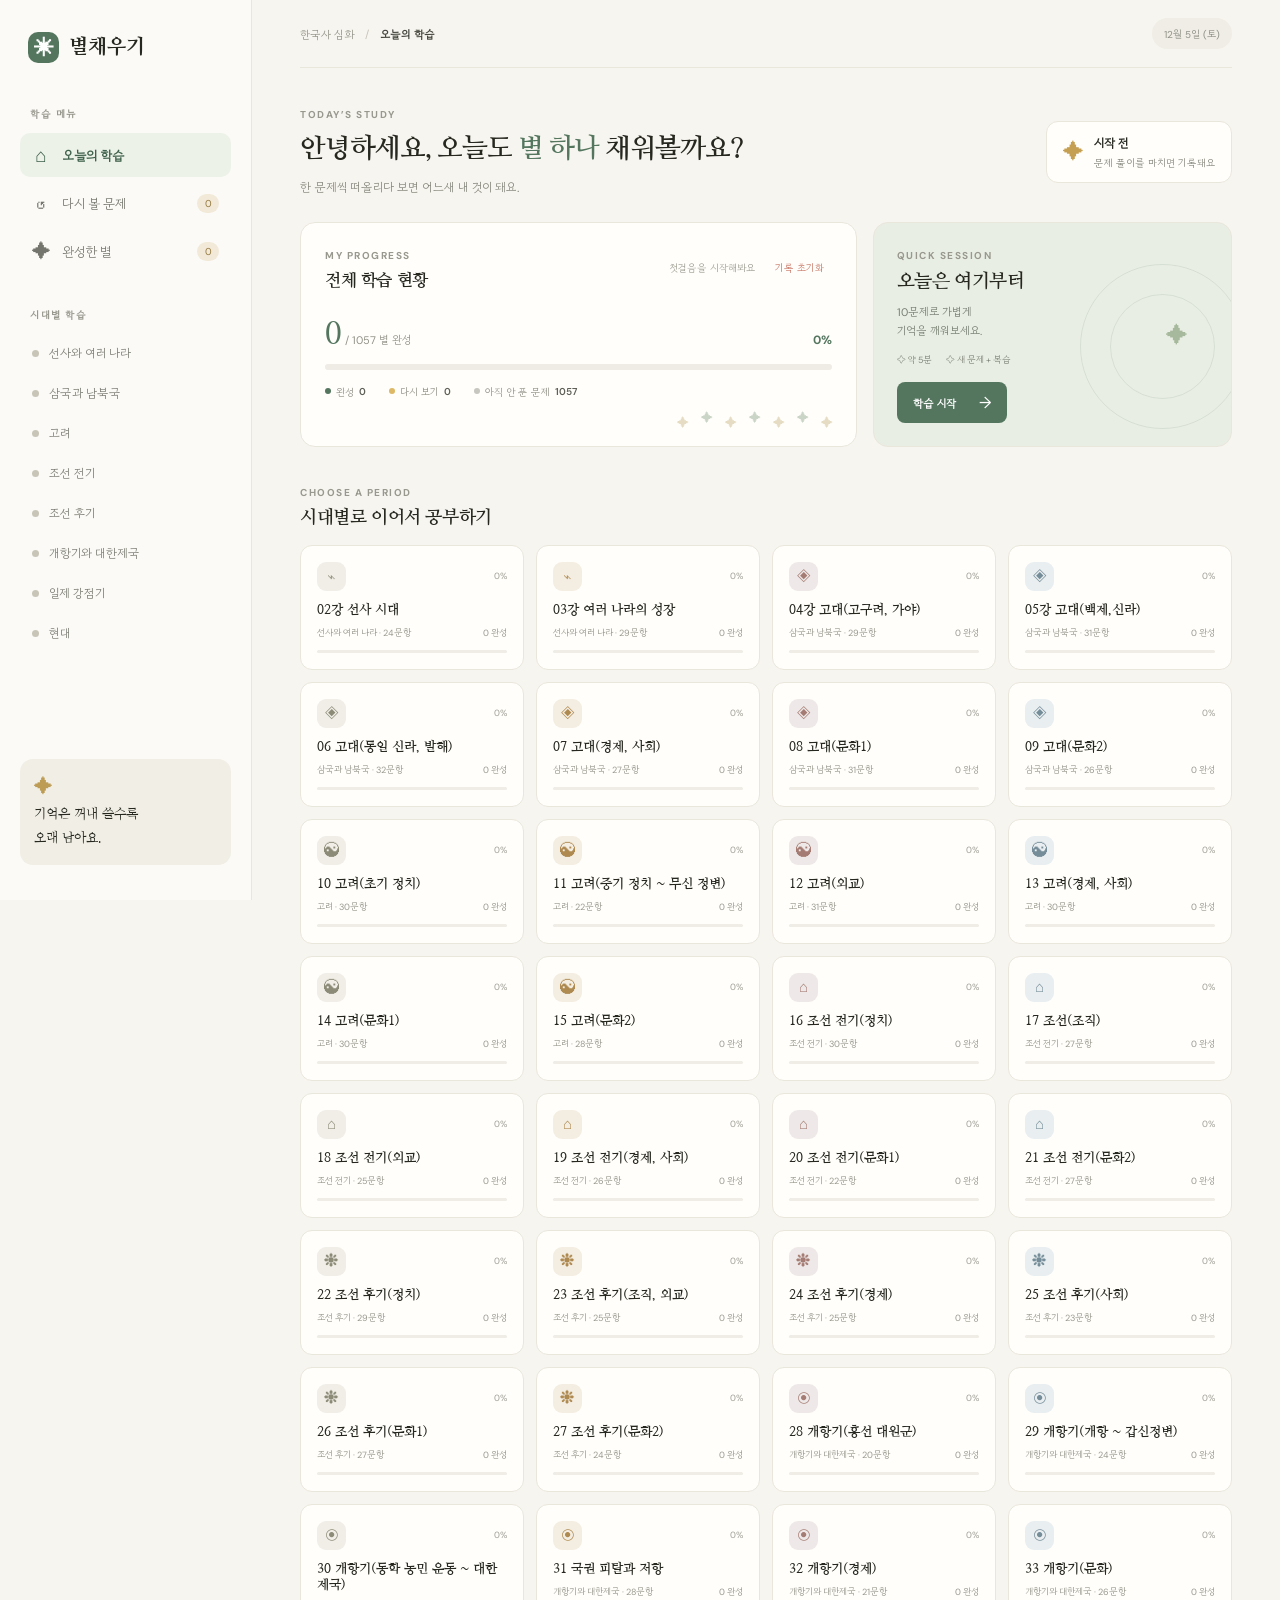
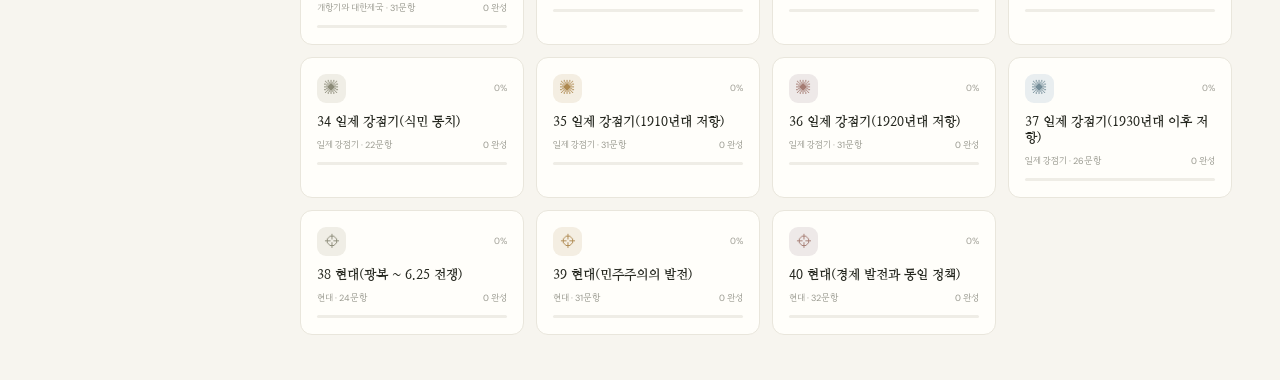
<file: index.html>
<!doctype html>
<html lang="ko">
  <head>
    <meta charset="UTF-8" />
    <meta name="viewport" content="width=device-width, initial-scale=1, viewport-fit=cover" />
    <meta name="theme-color" content="#f7f5ef" />
    <meta name="apple-mobile-web-app-capable" content="yes" />
    <meta name="apple-mobile-web-app-status-bar-style" content="default" />
    <meta name="description" content="한국사 핵심 빈칸을 채우고 반복해서 외우는 별채우기 학습 웹앱" />
    <link rel="manifest" href="manifest.webmanifest" />
    <link rel="icon" href="assets/star.svg" type="image/svg+xml" />
    <link rel="apple-touch-icon" href="assets/star.svg" />
    <link rel="stylesheet" href="assets/styles.css?v=20261005-9" />
    <title>별채우기 — 한국사 암기</title>
  </head>
  <body>
    <div class="app-shell">
      <aside class="sidebar">
        <a class="brand" href="#home" aria-label="별채우기 홈">
          <span class="brand-mark">✳</span><span>별채우기</span>
        </a>
        <div class="side-label">학습 메뉴</div>
        <nav class="nav-list" aria-label="주 메뉴">
          <button class="nav-item active" data-view="home"><span class="nav-icon">⌂</span>오늘의 학습</button>
          <button class="nav-item" data-view="review"><span class="nav-icon">↺</span>다시 볼 문제 <span class="nav-count" id="sidebar-review-count">0</span></button>
          <button class="nav-item" data-view="mastered"><span class="nav-icon">✦</span>완성한 별 <span class="nav-count" id="mastered-nav-count">0</span></button>
        </nav>
        <div class="side-label course-label">시대별 학습</div>
        <div class="course-nav" id="course-nav"></div>
        <div class="sidebar-note"><span class="note-spark">✦</span><p>기억은 꺼내 쓸수록<br />오래 남아요.</p></div>
      </aside>

      <main class="main-content">
        <header class="topbar">
          <div class="breadcrumb"><span>한국사 심화</span><span class="crumb-slash">/</span><strong id="breadcrumb-current">오늘의 학습</strong></div>
          <div class="top-actions"><span class="date-chip" id="today-date"></span></div>
        </header>

        <section class="view active" id="home-view">
          <div class="welcome-row">
            <div><div class="eyebrow">TODAY’S STUDY</div><h1>안녕하세요, 오늘도 <span>별 하나</span> 채워볼까요?</h1><p class="welcome-copy">한 문제씩 떠올리다 보면 어느새 내 것이 돼요.</p></div>
            <div class="streak-card"><span class="streak-icon">✦</span><div><strong id="streak-value">시작 전</strong><small id="streak-caption">문제 풀이를 마치면 기록돼요</small></div></div>
          </div>

          <div class="overview-grid">
            <article class="panel progress-panel">
              <div class="panel-heading"><div><span class="eyebrow">MY PROGRESS</span><h2>전체 학습 현황</h2></div><div class="progress-tools"><span class="progress-caption" id="progress-caption">첫걸음을 시작해봐요</span><button class="reset-progress-button" id="reset-progress" type="button">기록 초기화</button></div></div>
              <div class="progress-main"><div class="progress-number"><strong id="mastered-count">0</strong><span> / <span id="total-count">0</span> 별 완성</span></div><div class="progress-percent" id="progress-percent">0%</div></div>
              <div class="progress-track"><div class="progress-fill" id="progress-fill"></div></div>
              <div class="progress-footer"><span><i class="dot dot-done"></i>완성 <b id="done-count">0</b></span><span><i class="dot dot-review"></i>다시 보기 <b id="review-inline-count">0</b></span><span><i class="dot dot-new"></i>아직 안 푼 문제 <b id="new-count">0</b></span></div>
              <div class="mini-stars" aria-hidden="true"><span>✦</span><span>✦</span><span>✦</span><span>✦</span><span>✦</span><span>✦</span><span>✦</span></div>
            </article>
            <article class="panel session-panel">
              <span class="eyebrow">QUICK SESSION</span><h2>오늘은 여기부터</h2><p>10문제로 가볍게<br />기억을 깨워보세요.</p>
              <div class="session-meta"><span>✧ 약 5분</span><span>✧ 새 문제 + 복습</span></div>
              <button class="primary-button" id="start-session">학습 시작 <span>→</span></button>
              <div class="orbit orbit-one"></div><div class="orbit orbit-two"></div><span class="session-star">✦</span>
            </article>
          </div>

          <div class="section-heading" id="period-section"><div><span class="eyebrow">CHOOSE A PERIOD</span><h2>시대별로 이어서 공부하기</h2></div></div>
          <div class="course-grid" id="course-grid"></div>
        </section>

        <section class="view" id="study-view">
          <div class="study-top"><button class="back-button" id="leave-study">← <span>학습 나가기</span></button><div class="study-context"><span id="study-course-label">고대</span><span class="crumb-slash">·</span><span id="study-topic-label">선사 시대</span></div><div class="study-counter"><span id="study-index">1</span><i>/</i><span id="study-total">10</span></div></div>
          <div class="study-progress-track"><div class="study-progress-fill" id="study-progress-fill"></div></div>
          <div class="study-layout">
            <article class="question-card">
              <div class="question-kicker"><span class="question-number" id="question-number">01</span><span class="question-tag" id="question-tag">선사 시대</span><span class="question-type">빈칸 채우기</span></div>
              <h1 class="question-text" id="question-text"></h1>
              <p class="question-hint" id="question-hint">빈칸에 들어갈 말을 떠올려 보세요.</p>
              <div class="answer-area" id="answer-area"></div>
              <div class="answer-actions"><button class="hint-button" id="hint-button">초성 힌트 보기 <span>↗</span></button><button class="primary-button check-button" id="check-answer">정답 확인 <span>→</span></button></div>
              <div class="result-box hidden" id="result-box" aria-live="polite"></div>
            </article>
            <aside class="study-aside">
              <div class="aside-star-art"><div class="star-ring ring-a"></div><div class="star-ring ring-b"></div><span class="big-star">✦</span><span class="tiny-star t1">✧</span><span class="tiny-star t2">✧</span><span class="tiny-star t3">✦</span></div>
              <div class="aside-message"><span class="eyebrow">REMEMBER</span><h3>먼저 떠올리고,<br />그 다음 확인해요.</h3><p>기억을 꺼내는 연습이<br />오래가는 암기를 만들어요.</p></div>
              <div class="session-score"><span>이번 세션 정답</span><strong id="session-score">0</strong><span>문제</span></div>
            </aside>
          </div>
        </section>

        <section class="view" id="review-view">
          <div class="review-header"><div><span class="eyebrow">YOUR REVIEW LIST</span><h1>다시 보면 내 것이 돼요.</h1><p>틀렸거나 헷갈렸던 문제를 모았어요.</p></div><div class="review-bubble"><span>↺</span><strong id="review-total-head">0</strong><small>문제 대기 중</small></div></div>
          <div class="review-filter"><div class="filter-tabs"><button class="filter-tab active" data-filter="all">전체 <span id="filter-count-all">0</span></button><button class="filter-tab" data-filter="wrong">틀린 문제 <span id="filter-count-wrong">0</span></button><button class="filter-tab" data-filter="unsure">헷갈린 문제 <span id="filter-count-unsure">0</span></button></div><button class="primary-button review-start" id="start-review">복습 시작 <span>→</span></button></div>
          <div class="review-list" id="review-list"></div>
        </section>

        <section class="view" id="mastered-view">
          <div class="review-header"><div><span class="eyebrow">YOUR COMPLETED STARS</span><h1>완성한 별을 다시 살펴봐요.</h1><p>확실히 기억한다고 표시한 문제와 정답을 모았어요.</p></div><div class="review-bubble"><span>✦</span><strong id="mastered-total-head">0</strong><small>완성한 문제</small></div></div>
          <div class="mastered-toolbar"><label for="mastered-course-filter">시대별로 보기</label><select id="mastered-course-filter"><option value="all">전체 시대</option></select></div>
          <div class="review-list" id="mastered-list"></div>
        </section>

        <section class="view" id="complete-view">
          <div class="complete-card"><div class="complete-art"><span>✦</span><span>✧</span><span>✦</span><div class="complete-orbit"></div></div><span class="eyebrow">SESSION COMPLETE</span><h1>오늘의 별을 채웠어요!</h1><p id="complete-message">오늘도 기억을 꺼내는 연습을 했어요.</p><div class="complete-stats"><div><strong id="complete-correct">0</strong><span>맞힌 문제</span></div><i></i><div><strong id="complete-mastered">0</strong><span>완성한 별</span></div><i></i><div><strong id="complete-review">0</strong><span>다시 볼 문제</span></div></div><button class="primary-button" id="return-home">홈으로 돌아가기 <span>→</span></button></div>
        </section>
      </main>
      <nav class="mobile-nav" aria-label="하단 메뉴"><button class="active" data-view="home"><span>⌂</span>학습</button><button id="mobile-period-nav"><span>◷</span>시대별</button><button data-view="review"><span>↺</span>복습<em id="mobile-review-count">0</em></button><button data-view="mastered"><span>✦</span>완성</button></nav>
      <div class="mobile-period-overlay hidden" id="mobile-period-overlay"><section class="mobile-period-menu" role="dialog" aria-modal="true" aria-labelledby="mobile-period-title"><div class="mobile-period-heading"><h2 id="mobile-period-title">시대별 학습</h2><button id="close-mobile-period" type="button" aria-label="닫기">×</button></div><div id="mobile-period-list" class="mobile-period-list"></div></section></div>
    </div>
    <div class="toast" id="toast" role="status"></div>
    <script src="assets/main.js?v=20261011-24"></script>
  </body>
</html>
</file>
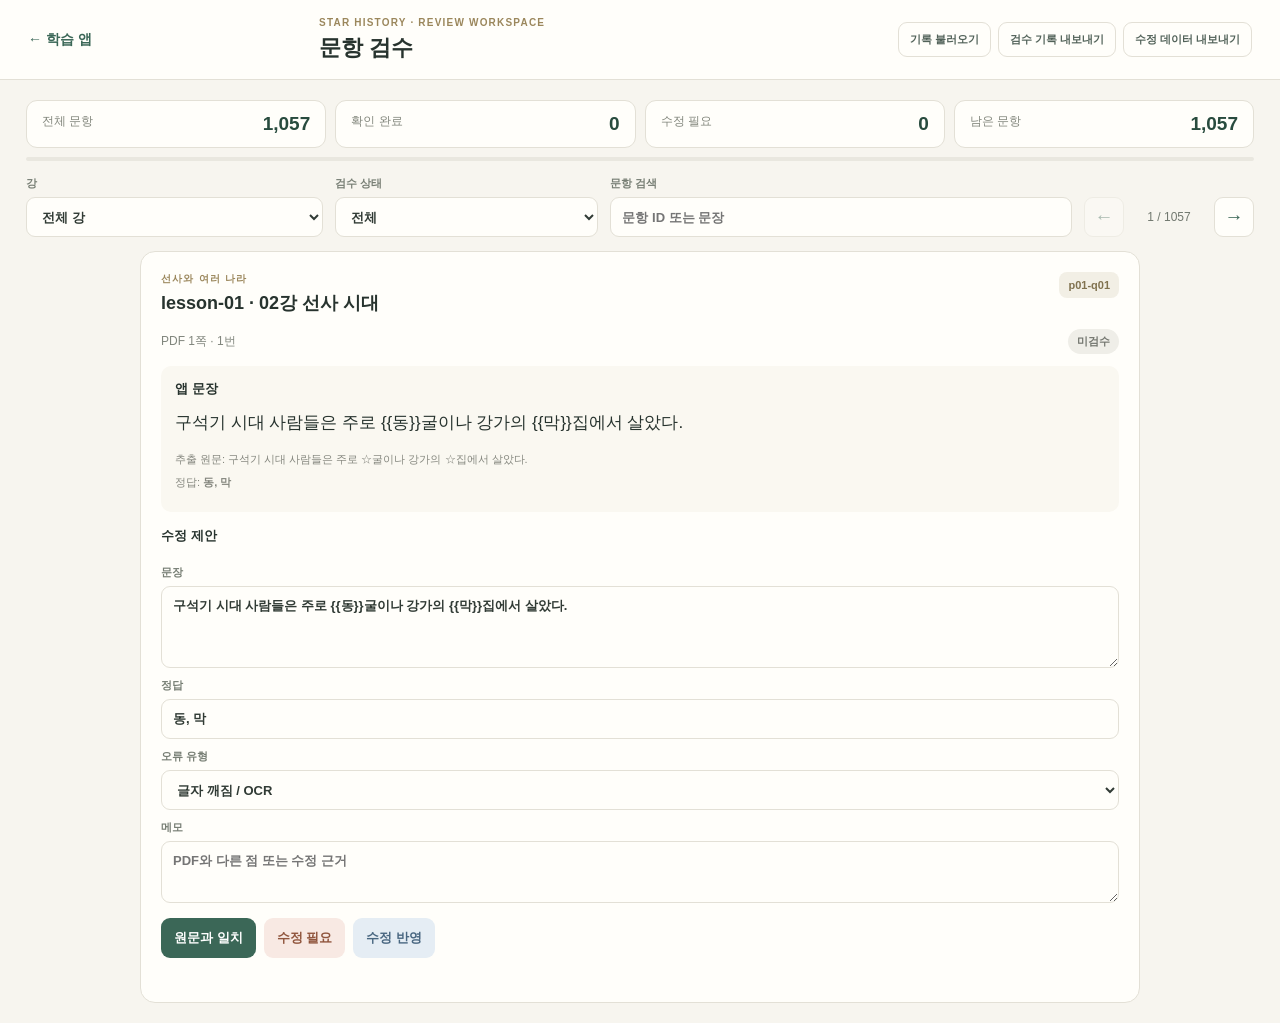
<file: review.html>
<!doctype html>
<html lang="ko">
<head>
  <meta charset="UTF-8">
  <meta name="viewport" content="width=device-width, initial-scale=1">
  <meta name="theme-color" content="#f7f5ef">
  <link rel="stylesheet" href="assets/review.css">
  <title>문항 검수 — 별채우기</title>
</head>
<body>
  <header class="topbar">
    <a class="back-link" href="index.html">← 학습 앱</a>
    <div><p class="eyebrow">STAR HISTORY · REVIEW WORKSPACE</p><h1>문항 검수</h1></div>
    <div class="header-actions">
      <button id="import-log-button">기록 불러오기</button><input id="import-log" type="file" accept=".json,application/json" hidden>
      <button id="export-log">검수 기록 내보내기</button><button id="export-data">수정 데이터 내보내기</button>
    </div>
  </header>
  <main>
    <section class="summary" aria-label="검수 진행 상황">
      <article><span>전체 문항</span><strong id="total-count">-</strong></article>
      <article><span>확인 완료</span><strong id="verified-count">-</strong></article>
      <article><span>수정 필요</span><strong id="issue-count">-</strong></article>
      <article><span>남은 문항</span><strong id="pending-count">-</strong></article>
      <div class="progress-track"><div id="progress-fill"></div></div>
    </section>
    <section class="controls" aria-label="문항 탐색">
      <label>강<select id="lesson-filter"></select></label>
      <label>검수 상태<select id="status-filter"><option value="all">전체</option><option value="pending">미검수</option><option value="auto">자동 점검 후보</option><option value="verified">확인 완료</option><option value="needs-fix">수정 필요</option><option value="corrected">수정 완료</option></select></label>
      <label>문항 검색<input id="search" type="search" placeholder="문항 ID 또는 문장"></label>
      <div class="stepper"><button id="previous" aria-label="이전 문항">←</button><span id="position">-</span><button id="next" aria-label="다음 문항">→</button></div>
    </section>
    <div class="workspace">
      <section class="review-panel">
        <div class="question-heading"><div><p class="eyebrow" id="course-label"></p><h2 id="lesson-title">문항을 불러오는 중</h2></div><span id="question-id" class="question-id">-</span></div>
        <div class="meta-row"><span id="page-label">PDF 쪽수 -</span><span id="status-badge" class="badge pending">미검수</span></div>
        <div class="reference-block"><h3>앱 문장</h3><p id="question-preview" class="question-preview">-</p><p class="muted">추출 원문: <span id="source-preview">-</span></p><p class="muted">정답: <strong id="answer-preview">-</strong></p></div>
        <details id="warning-box" class="warnings"><summary>추출 경고 <span id="warning-count">0</span></summary><ul id="warning-list"></ul></details>
        <div class="edit-block">
          <h3>수정 제안</h3>
          <label>문장<textarea id="edited-text" rows="3" spellcheck="false"></textarea></label>
          <label>정답<input id="edited-answers" placeholder="예: 동, 막"></label>
          <label>오류 유형<select id="issue-type"><option value="ocr">글자 깨짐 / OCR</option><option value="text">문장 누락·오탈자</option><option value="answer">정답 오류</option><option value="layout">화면 표시</option><option value="other">기타</option></select></label>
          <label>메모<textarea id="note" rows="2" placeholder="PDF와 다른 점 또는 수정 근거"></textarea></label>
        </div>
        <div class="actions"><button id="mark-verified" class="primary">원문과 일치</button><button id="mark-needs-fix" class="problem">수정 필요</button><button id="save-correction" class="correct">수정 반영</button></div>
        <p id="save-message" class="save-message" role="status"></p>
      </section>
    </div>
  </main>
  <script src="assets/review.js"></script>
</body>
</html>
</file>
<file: assets/styles.css>
@import url('https://fonts.googleapis.com/css2?family=DM+Sans:wght@400;500;600;700&family=Gowun+Dodum&family=Nanum+Myeongjo:wght@400;700;800&display=swap');
:root{--paper:#f7f5ef;--white:#fffefa;--ink:#262820;--muted:#898a80;--line:#e9e6dc;--green:#54765f;--green-dark:#3f624c;--green-pale:#edf2e9;--gold:#ddb967;--coral:#c87968;--serif:'Nanum Myeongjo',serif;--sans:'DM Sans','Gowun Dodum',sans-serif}*{box-sizing:border-box}html{min-height:100%;background:var(--paper)}body{margin:0;color:var(--ink);font-family:var(--sans);font-size:14px;background:var(--paper);min-height:100vh;-webkit-font-smoothing:antialiased}button{font:inherit;color:inherit;border:0;cursor:pointer;-webkit-tap-highlight-color:transparent}.app-shell{min-height:100vh}.sidebar{width:252px;background:#fbfaf6;border-right:1px solid var(--line);position:fixed;inset:0 auto 0 0;padding:32px 20px 20px;display:flex;flex-direction:column;z-index:5}.brand{display:flex;align-items:center;gap:10px;text-decoration:none;color:var(--ink);font-family:var(--serif);font-size:20px;font-weight:800;margin:0 0 43px 8px}.brand-mark{display:grid;place-items:center;width:31px;height:31px;border-radius:10px;background:var(--green);color:#fff;font-family:var(--sans);font-size:20px}.side-label,.eyebrow{font-size:10px;letter-spacing:1.5px;font-weight:700;color:#98988e}.side-label{margin:0 0 12px 10px}.nav-list{display:grid;gap:4px}.nav-item{width:100%;height:44px;text-align:left;display:flex;align-items:center;gap:12px;background:transparent;border-radius:10px;padding:0 12px;color:#74756c;font-size:13px}.nav-item.active{background:var(--green-pale);color:var(--green-dark);font-weight:700}.nav-icon{width:18px;text-align:center;font-size:19px}.nav-count{margin-left:auto;min-width:22px;padding:3px 6px;text-align:center;background:#f2e9d8;color:#957a3f;border-radius:20px;font-size:10px}.course-label{margin-top:34px}.course-nav{display:grid;gap:2px;overflow:auto}.course-item{display:flex;align-items:center;gap:10px;height:38px;background:none;text-align:left;padding:0 12px;color:#7b7c73;border-radius:8px;font-size:12px}.course-item:hover,.course-item.selected{background:#f0eee6;color:var(--green-dark)}.course-dot{width:7px;height:7px;background:#c8c5b8;border-radius:50%}.course-item.selected .course-dot{background:var(--green)}.sidebar-note{margin-top:auto;margin-bottom:15px;background:#f0eee5;border-radius:13px;padding:15px 14px;position:relative}.sidebar-note p{font-family:var(--serif);font-size:13px;line-height:1.8;margin:4px 0 0}.note-spark{color:#bd9c55;font-size:19px}.main-content{margin-left:252px;padding:0 48px 45px;max-width:1600px}.topbar{height:68px;border-bottom:1px solid var(--line);display:flex;align-items:center;justify-content:space-between}.breadcrumb{display:flex;gap:11px;align-items:center;font-size:11px;color:#929288}.breadcrumb strong{color:#45473f;font-weight:600}.crumb-slash{color:#c6c3b9}.top-actions{display:flex;align-items:center;gap:12px}.date-chip{font-size:10px;color:#8f9087;background:#efede5;border-radius:20px;padding:8px 12px}.view{display:none}.view.active{display:block}.welcome-row{display:flex;justify-content:space-between;align-items:center;padding:40px 0 26px}.welcome-row h1{font-family:var(--serif);font-size:27px;line-height:1.5;letter-spacing:-1px;margin:8px 0}.welcome-row h1 span{color:var(--green)}.welcome-copy{margin:0;color:#85867c;font-size:12px}.streak-card{display:flex;align-items:center;gap:10px;background:#fffefa;border:1px solid var(--line);padding:12px 16px;border-radius:12px}.streak-icon{color:#c6a052;font-size:21px}.streak-card strong,.streak-card small{display:block}.streak-card strong{font-size:12px}.streak-card small{font-size:10px;color:var(--muted);margin-top:3px}.overview-grid{display:grid;grid-template-columns:1.55fr 1fr;gap:16px}.panel{border:1px solid var(--line);border-radius:15px;background:var(--white);min-height:225px;position:relative;overflow:hidden}.progress-panel{padding:22px 24px}.panel-heading{display:flex;justify-content:space-between;align-items:center}.panel h2,.section-heading h2{font-family:var(--serif);font-size:17px;margin:7px 0 0;letter-spacing:-.4px}.progress-caption{font-size:10px;color:#a0a096}.progress-main{display:flex;align-items:baseline;justify-content:space-between;margin-top:24px}.progress-number strong{font-family:var(--serif);font-size:31px;font-weight:700;color:var(--green)}.progress-number span{font-size:11px;color:#929288}.progress-percent{font-weight:700;color:var(--green);font-size:12px}.progress-track,.study-progress-track{height:6px;border-radius:10px;background:#eeece5;overflow:hidden}.progress-track{margin-top:10px}.progress-fill,.study-progress-fill{height:100%;width:0;background:var(--green);border-radius:inherit;transition:width .35s}.progress-footer{display:flex;gap:23px;margin-top:14px;font-size:10px;color:#929288}.progress-footer span{display:flex;align-items:center;gap:5px}.progress-footer b{color:#5e6057;font-weight:600}.dot{width:6px;height:6px;border-radius:50%;display:inline-block}.dot-done{background:var(--green)}.dot-review{background:var(--gold)}.dot-new{background:#c8c7bf}.mini-stars{position:absolute;right:23px;bottom:15px;color:#e6dcc4;display:flex;gap:12px;font-size:12px}.mini-stars span:nth-child(2n){transform:translateY(-5px);color:#cad5c7}.session-panel{padding:22px 23px;background:#e9eee4}.session-panel h2{font-size:19px;position:relative;z-index:1}.session-panel p{color:#777e72;font-size:11px;line-height:1.8;margin:9px 0 11px;position:relative;z-index:1}.session-meta{display:flex;gap:14px;color:#82877b;font-size:9px;position:relative;z-index:1}.primary-button{height:41px;border-radius:8px;background:var(--green);color:white;padding:0 16px;font-size:11px;font-weight:700;display:inline-flex;align-items:center;justify-content:center;gap:23px;transition:background .2s,transform .2s}.primary-button:hover{background:var(--green-dark);transform:translateY(-1px)}.session-panel .primary-button{margin-top:16px;position:relative;z-index:1}.session-panel .primary-button span,.check-button span,.review-start span{font-size:16px;font-weight:400}.orbit{position:absolute;border:1px solid rgba(84,118,95,.13);border-radius:50%;width:165px;height:165px;right:-14px;top:41px}.orbit-two{width:105px;height:105px;right:16px;top:71px}.session-star{position:absolute;right:43px;top:98px;color:#a7b99d;font-size:22px}.section-heading{display:flex;justify-content:space-between;align-items:flex-end;margin:35px 0 15px}.section-heading h2{font-size:18px}.text-button{background:none;color:#85867c;font-size:10px;padding:6px 0}.text-button span{color:var(--green);margin-left:5px}.course-grid{display:grid;grid-template-columns:repeat(4,minmax(0,1fr));gap:12px}.course-card{border:1px solid var(--line);border-radius:12px;background:var(--white);min-height:120px;padding:16px;cursor:pointer;transition:transform .2s,border-color .2s;position:relative}.course-card:hover{transform:translateY(-2px);border-color:#b5c4b0}.course-card-top{display:flex;justify-content:space-between;align-items:center}.course-icon{width:29px;height:29px;background:#f0eee6;border-radius:9px;display:grid;place-items:center;color:#8c8b78;font-size:15px}.course-card:nth-child(4n+2) .course-icon{background:#f4eee2;color:#ae8950}.course-card:nth-child(4n+3) .course-icon{background:#eee9e8;color:#a57c73}.course-card:nth-child(4n+4) .course-icon{background:#e9eef0;color:#758d98}.course-completion{font-size:9px;color:#a09f96}.course-card h3{font-family:var(--serif);font-size:13px;margin:12px 0 7px}.course-meta{font-size:9px;color:#99998f;display:flex;justify-content:space-between}.course-mini-track{height:3px;background:#efede6;border-radius:9px;margin-top:11px}.course-mini-fill{height:100%;background:var(--green);border-radius:inherit}.bottom-tip{margin-top:20px;border-top:1px solid var(--line);padding:16px 2px;display:flex;align-items:center;gap:10px;color:#818278}.bottom-tip>span:first-child{font-size:17px;color:#b49b62}.bottom-tip p{font-family:var(--serif);font-size:11px;margin:0}.tip-label{margin-left:auto;font-size:9px;color:#aaa99f}.study-top{display:grid;grid-template-columns:1fr auto 1fr;align-items:center;padding:22px 0 15px}.back-button{justify-self:start;background:none;color:#85867c;font-size:12px;padding:8px 0}.back-button span{margin-left:6px}.study-context{font-size:11px;color:#73776d}.study-counter{justify-self:end;font-size:12px;color:#55594f}.study-counter i{font-style:normal;color:#b6b6ad;margin:0 5px}.study-progress-track{height:4px}.study-progress-fill{background:#92a68e}.study-layout{display:grid;grid-template-columns:minmax(0,1fr) 270px;gap:20px;max-width:1080px;margin:45px auto 0}.question-card{background:var(--white);border:1px solid var(--line);border-radius:17px;padding:33px 37px 28px;min-height:400px;box-shadow:0 8px 30px rgba(66,66,45,.025)}.question-kicker{display:flex;align-items:center;gap:9px}.question-number{font-family:var(--serif);font-size:13px;font-weight:700;color:var(--green);background:var(--green-pale);border-radius:7px;padding:6px 8px}.question-tag{font-size:10px;color:#88897f}.question-type{margin-left:auto;font-size:9px;color:#a0a096;background:#f2f0e9;border-radius:20px;padding:6px 10px}.question-text{font-family:var(--serif);font-size:22px;line-height:2.1;letter-spacing:-.7px;font-weight:700;margin:35px 0 9px;word-break:keep-all}.blank-input{font:700 18px var(--sans);color:var(--green-dark);border:0;border-bottom:2px solid #b9c8b4;border-radius:0;background:#f2f5ef;width:90px;min-width:48px;max-width:175px;text-align:center;padding:4px 7px;outline:none;vertical-align:baseline}.blank-input:focus{border-color:var(--green);background:#edf2e9}.blank-input.correct{color:var(--green);border-color:var(--green)}.blank-input.wrong{color:var(--coral);border-color:var(--coral);background:#fbefeb}.question-hint{font-size:10px;color:#a09f96;margin:0 0 25px}.answer-area{display:grid;grid-template-columns:repeat(2,minmax(0,1fr));gap:11px}.answer-field label{display:block;font-size:9px;color:#95958b;margin-bottom:6px}.answer-field input{width:100%;height:42px;border:1px solid #e8e6dc;background:#fbfaf6;border-radius:8px;padding:0 11px;font-size:13px;outline:none}.answer-field input:focus{border-color:#9aad94;box-shadow:0 0 0 3px rgba(84,118,95,.08)}.answer-actions{display:flex;align-items:center;justify-content:space-between;margin-top:22px}.hint-button{background:none;color:#85867c;font-size:10px}.hint-button span{margin-left:4px;color:var(--gold)}.check-button{min-width:133px}.result-box{margin-top:16px;border-radius:9px;padding:13px 15px;font-size:11px;line-height:1.7}.result-box.correct{background:#edf3e9;color:#496b52}.result-box.incorrect{background:#f8eeea;color:#a76253}.result-title{font-weight:700;margin-bottom:3px}.result-answer{font-family:var(--serif);font-weight:700}.result-actions{display:flex;gap:8px;margin-top:10px}.result-actions button{font-size:10px;padding:7px 10px;border-radius:6px;background:rgba(255,255,255,.65);color:inherit}.study-aside{border-radius:15px;background:#eeeee6;overflow:hidden;position:relative;min-height:400px;display:flex;flex-direction:column}.aside-star-art{height:188px;position:relative;display:grid;place-items:center;background:#e8ebe1}.star-ring{position:absolute;border:1px solid rgba(84,118,95,.2);border-radius:50%;width:125px;height:125px}.ring-b{width:165px;height:165px}.big-star{font-size:39px;color:#829a7d;text-shadow:0 0 24px rgba(133,163,126,.3)}.tiny-star{position:absolute;color:#bcaa76;font-size:13px}.t1{left:26%;top:30%}.t2{right:25%;top:26%;font-size:10px}.t3{right:30%;bottom:22%;font-size:10px}.aside-message{padding:18px 22px}.aside-message h3{font-family:var(--serif);font-size:15px;line-height:1.8;margin:8px 0}.aside-message p{color:#88897e;font-size:10px;line-height:1.7;margin:0}.session-score{margin-top:auto;border-top:1px solid #dedfd5;padding:14px 21px;display:flex;align-items:baseline;gap:7px;color:#88897f;font-size:10px}.session-score strong{font:700 21px var(--serif);color:var(--green)}.review-header{display:flex;justify-content:space-between;align-items:center;padding:41px 0 25px}.review-header h1{font:700 25px var(--serif);letter-spacing:-.6px;margin:9px 0}.review-header p{font-size:11px;color:#88897f;margin:0}.review-bubble{width:82px;height:82px;border:1px solid var(--line);background:var(--white);border-radius:50%;display:flex;flex-direction:column;align-items:center;justify-content:center;position:relative}.review-bubble>span{font-size:13px;color:var(--gold);position:absolute;top:7px;right:17px}.review-bubble strong{font:700 21px var(--serif);color:var(--green);margin-top:4px}.review-bubble small{font-size:8px;color:#9a9a90;margin-top:2px}.review-filter{display:flex;justify-content:space-between;align-items:center;border-bottom:1px solid var(--line)}.filter-tabs{display:flex;gap:19px}.filter-tab{background:none;padding:12px 1px;color:#8b8c83;font-size:10px;border-bottom:2px solid transparent}.filter-tab.active{color:var(--green-dark);font-weight:700;border-color:var(--green)}.filter-tab span{margin-left:4px;color:#aaa99f}.review-start{height:36px;margin-bottom:7px}.review-list{display:grid;gap:9px;padding-top:15px}.review-row{background:var(--white);border:1px solid var(--line);border-radius:11px;padding:14px 16px;display:grid;grid-template-columns:auto 1fr auto;align-items:center;gap:12px}.review-state{font-size:8px;border-radius:20px;padding:6px 8px;background:#f7ebe6;color:#ad6d5d;white-space:nowrap}.review-state.unsure{background:#f5f0e3;color:#aa8a4a}.review-row p{font:700 12px/1.8 var(--serif);margin:0}.review-row small{display:block;font:10px var(--sans);color:#98988d;margin-top:4px}.review-open{background:#f1f0e9;color:#74766c;border-radius:7px;padding:8px 11px;font-size:9px}.empty-state{text-align:center;padding:80px 15px;background:var(--white);border:1px dashed #dedbd0;border-radius:13px}.empty-state>span{font-size:29px;color:#bdad7e}.empty-state h3{font:700 17px var(--serif);margin:13px 0 7px}.empty-state p{font-size:11px;color:#8f9086;margin:0}.complete-card{max-width:550px;margin:66px auto 0;text-align:center;background:var(--white);border:1px solid var(--line);border-radius:18px;padding:35px 35px 31px;position:relative;overflow:hidden}.complete-art{height:110px;position:relative;display:grid;place-items:center;color:#879b7e}.complete-art>span:first-child{font-size:53px;text-shadow:0 0 24px #dbe4d6}.complete-art>span:nth-child(2){position:absolute;top:15px;left:31%;color:#c4aa69}.complete-art>span:nth-child(3){position:absolute;top:25px;right:30%;font-size:12px;color:#c4aa69}.complete-orbit{position:absolute;width:118px;height:118px;border:1px solid #e6e8dc;border-radius:50%}.complete-card h1{font:700 23px var(--serif);margin:10px 0}.complete-card>p{font-size:11px;color:#85867c}.complete-stats{display:flex;justify-content:center;align-items:center;gap:30px;margin:27px 0}.complete-stats div{display:grid;gap:5px}.complete-stats strong{font:700 21px var(--serif);color:var(--green)}.complete-stats span{font-size:9px;color:#93938a}.complete-stats i{height:28px;border-left:1px solid var(--line)}.complete-card>.primary-button{margin-top:2px}.mobile-nav{display:none}.toast{position:fixed;bottom:25px;left:50%;transform:translate(-50%,15px);padding:11px 16px;border-radius:9px;background:#33382f;color:#fff;font-size:11px;opacity:0;pointer-events:none;transition:.25s;z-index:20}.toast.show{opacity:1;transform:translate(-50%,0)}.hidden{display:none!important}
@media(min-width:1400px){.main-content{padding-left:64px;padding-right:64px}.course-card{min-height:132px;padding:18px}.panel{min-height:240px}.study-layout{margin-top:55px}.question-card{padding:39px 44px}.question-text{font-size:25px}}
@media(max-width:1100px){.sidebar{width:220px;padding-left:15px;padding-right:15px}.main-content{margin-left:220px;padding-left:28px;padding-right:28px}.course-grid{grid-template-columns:repeat(3,minmax(0,1fr))}.overview-grid{grid-template-columns:1fr 1fr}.progress-footer{gap:12px}.study-layout{grid-template-columns:minmax(0,1fr) 225px;gap:14px}.question-card{padding:28px}.welcome-row h1{font-size:23px}}
@media(max-width:760px){.sidebar{display:none}.main-content{margin:0;padding:0 19px 85px}.topbar{height:57px}.date-chip{display:none}.welcome-row{padding:26px 0 19px;align-items:flex-start}.welcome-row h1{font-size:21px}.welcome-copy{font-size:10px}.streak-card{padding:9px 11px;gap:7px}.streak-icon{font-size:17px}.streak-card strong{font-size:10px}.streak-card small{font-size:8px}.overview-grid{grid-template-columns:1fr;gap:10px}.panel{min-height:202px}.session-panel{min-height:205px}.section-heading{margin:26px 0 12px}.section-heading h2{font-size:15px}.course-grid{grid-template-columns:repeat(2,minmax(0,1fr));gap:9px}.course-card{padding:13px;min-height:112px}.course-card h3{font-size:12px}.bottom-tip{align-items:flex-start}.bottom-tip p{line-height:1.7}.tip-label{display:none}.study-top{padding-top:13px}.study-layout{display:block;margin-top:22px}.question-card{padding:23px 19px;min-height:0}.question-text{font-size:19px;line-height:2;margin:27px 0 8px}.question-hint{margin-bottom:19px}.answer-area{grid-template-columns:1fr 1fr}.study-aside{display:none}.study-context{font-size:10px}.back-button{font-size:10px}.review-header{padding:27px 0 19px}.review-header h1{font-size:20px}.review-bubble{width:67px;height:67px}.review-filter{align-items:flex-end}.filter-tabs{gap:12px}.filter-tab{font-size:9px}.review-row{grid-template-columns:auto 1fr;gap:8px;padding:12px}.review-row p{font-size:11px}.review-open{grid-column:2;justify-self:start}.complete-card{margin-top:35px;padding:27px 18px}.mobile-nav{height:61px;position:fixed;bottom:0;left:0;right:0;display:flex;justify-content:space-around;align-items:center;background:#fbfaf7;border-top:1px solid var(--line);z-index:10;padding-bottom:env(safe-area-inset-bottom)}.mobile-nav button{position:relative;background:none;color:#93938a;font-size:9px;display:grid;justify-items:center;gap:2px}.mobile-nav button span{font-size:20px}.mobile-nav button.active{color:var(--green-dark)}.mobile-nav em{font-style:normal;position:absolute;right:-12px;top:-3px;border-radius:9px;background:#e9debf;color:#857343;padding:1px 4px;font-size:8px}.study-progress-track{margin-bottom:0}.question-type{font-size:8px}.answer-actions{margin-top:17px}.check-button{height:39px}.result-actions{flex-wrap:wrap}}
@media(orientation:landscape) and (min-width:761px) and (max-height:700px){.study-layout{margin-top:22px}.question-card{min-height:0;padding:22px 30px}.question-text{margin-top:18px;font-size:20px;line-height:1.8}.question-hint{margin-bottom:12px}.study-aside{min-height:360px}.aside-star-art{height:150px}.aside-message{padding-top:12px}.welcome-row{padding-top:26px;padding-bottom:18px}}
@media(prefers-reduced-motion:reduce){*,*::before,*::after{scroll-behavior:auto!important;transition:none!important}}

.mastered-toolbar{display:flex;align-items:center;gap:12px;padding:16px 0;border-bottom:1px solid var(--line);font-size:10px;color:#85867c}.mastered-toolbar select{appearance:none;-webkit-appearance:none;height:38px;min-width:190px;border:1px solid var(--line);border-radius:9px;background-color:var(--white);background-image:url("data:image/svg+xml,%3Csvg xmlns='http://www.w3.org/2000/svg' viewBox='0 0 12 8'%3E%3Cpath d='m1 1 5 5 5-5' fill='none' stroke='%2354765f' stroke-linecap='round' stroke-linejoin='round' stroke-width='1.5'/%3E%3C/svg%3E");background-repeat:no-repeat;background-position:right 13px center;background-size:12px;padding:0 38px 0 12px;color:var(--green-dark);font:600 11px var(--sans);cursor:pointer;transition:border-color .2s,box-shadow .2s,background-color .2s}.mastered-toolbar select:hover{background-color:#fbfaf6;border-color:#d5d2c7}.mastered-toolbar select:focus-visible{outline:none;border-color:var(--green);box-shadow:0 0 0 3px rgba(84,118,95,.12)}.mastered-toolbar select option{background:var(--white);color:var(--ink)}.mastered-answer{background:#edf3e9;color:#496b52;border-radius:4px;padding:1px 4px;font-weight:700}.mastered-state{background:#edf3e9;color:#496b52}.mastered-row p{line-height:2}
.progress-tools{display:flex;align-items:center;gap:12px}.reset-progress-button{background:transparent;color:var(--coral);font-size:10px;padding:6px 8px;border-radius:7px;white-space:nowrap;transition:background-color .2s,color .2s}.reset-progress-button:hover{background:#f8eeea;color:#a85f50}.reset-progress-button:focus-visible{outline:2px solid var(--coral);outline-offset:2px}@media(max-width:720px){.progress-tools{gap:6px}.reset-progress-button{font-size:9px;padding:5px 6px}}

/* Keep the dashboard cards readable at tablet widths. */
@media(max-width:1100px){.overview-grid{grid-template-columns:minmax(0,1fr)}.progress-panel .panel-heading{align-items:flex-start;gap:12px}.progress-panel .panel-heading>div:first-child{min-width:0}.progress-panel .panel-heading h2{white-space:nowrap}.progress-tools{flex-direction:column;align-items:flex-end;gap:3px;flex-shrink:0}.progress-caption{text-align:right}}
@media(max-width:760px){.progress-panel .panel-heading{gap:8px}.progress-panel .panel-heading h2{font-size:15px}.progress-tools{gap:2px}.progress-caption{font-size:9px}}

.mobile-period-overlay{position:fixed;inset:0;z-index:12;background:#26282055;display:flex;align-items:flex-end;justify-content:center;padding:16px 16px calc(73px + env(safe-area-inset-bottom))}.mobile-period-menu{width:min(100%,440px);max-height:min(68vh,570px);overflow:auto;border:1px solid var(--line);border-radius:18px;background:var(--white);box-shadow:0 14px 50px #26282022;padding:17px 18px 15px}.mobile-period-heading{display:flex;align-items:center;justify-content:space-between;margin-bottom:10px}.mobile-period-heading h2{font:700 17px var(--serif);margin:0}.mobile-period-heading button{width:30px;height:30px;border-radius:50%;background:#f1f0e9;color:#707268;font-size:20px;line-height:1}.mobile-period-list{display:grid;gap:3px}.mobile-period-list button{height:43px;display:flex;align-items:center;gap:11px;padding:0 9px;text-align:left;border-radius:9px;background:transparent;color:#66695f;font-size:12px}.mobile-period-list button:hover,.mobile-period-list button:active{background:var(--green-pale);color:var(--green-dark)}.mobile-course-icon{width:24px;height:24px;display:grid;place-items:center;border-radius:7px;background:#f0eee5;color:#898575}.mobile-course-arrow{margin-left:auto;color:#aaa99f}
/* Avoid iOS Safari's double-tap zoom on ordinary controls while preserving pinch zoom. */
html,body,button,a,input,select{touch-action:manipulation}
@media(max-width:480px){.welcome-row{display:grid;grid-template-columns:minmax(0,1fr);gap:11px;align-items:start;padding-top:23px}.welcome-row>div:first-child{min-width:0}.welcome-row h1{font-size:20px;line-height:1.45;max-width:100%;overflow-wrap:break-word}.welcome-copy{max-width:32ch;line-height:1.6}.streak-card{justify-self:end;max-width:100%}}
@media(max-width:480px){.main-content{padding-left:16px;padding-right:16px}.topbar{height:52px}.breadcrumb{font-size:10px}.welcome-row{padding:21px 0 13px;gap:8px}.welcome-row h1{font-size:20px;line-height:1.4;letter-spacing:-.6px}.welcome-copy{font-size:10px;margin-top:5px}.streak-card{justify-self:start;padding:6px 10px;border-radius:9px;gap:7px}.streak-icon{font-size:15px}.streak-card strong,.streak-card small{display:inline-block;font-size:9px}.streak-card small{margin:0 0 0 6px}.overview-grid{display:flex;flex-direction:column;gap:9px}.session-panel{order:-1;display:grid;grid-template-columns:minmax(0,1fr) auto;align-content:center;column-gap:10px;row-gap:0;min-height:0;padding:14px 15px}.session-panel>.eyebrow{grid-column:1;grid-row:1}.session-panel h2{grid-column:1;grid-row:2;font-size:16px;margin:4px 0 0}.session-panel p{grid-column:1;grid-row:3;font-size:10px;line-height:1.55;margin:5px 0 4px}.session-meta{grid-column:1;grid-row:4;gap:8px;font-size:8px}.session-panel #start-session{grid-column:2;grid-row:2/5;align-self:center;justify-self:end;min-width:0;height:38px;margin:0;padding:0 11px;font-size:10px;gap:7px;white-space:nowrap}.session-panel .orbit,.session-panel .session-star{display:none}.progress-panel{min-height:0;padding:15px 16px}.progress-panel .panel-heading h2{font-size:15px}.progress-main{margin-top:13px}.progress-number strong{font-size:27px}.progress-footer{flex-wrap:wrap;gap:7px 12px;font-size:9px}.mini-stars{display:none}.section-heading{margin:20px 0 10px}.section-heading h2{font-size:16px}.course-grid{gap:8px}.course-card{padding:11px;min-height:104px}.course-card h3{font-size:11px;line-height:1.45}.course-meta{font-size:8px}}
/* iPad Pro 11-inch portrait: full-width tablet layout with thumb-friendly navigation. */
@media(min-width:761px) and (max-width:900px){.sidebar{display:none}.main-content{margin:0;padding:0 32px 100px;max-width:none}.topbar{height:64px}.overview-grid{grid-template-columns:minmax(0,1.35fr) minmax(0,1fr);gap:14px}.progress-panel,.session-panel{padding-left:20px;padding-right:20px}.progress-panel .panel-heading{align-items:center;gap:8px}.progress-panel .panel-heading h2{white-space:nowrap;font-size:16px}.progress-tools{flex-direction:column;align-items:flex-end;gap:2px}.progress-caption{text-align:right;font-size:9px}.reset-progress-button{font-size:9px;padding:5px 6px}.progress-footer{gap:12px}.course-grid{grid-template-columns:repeat(3,minmax(0,1fr));gap:12px}.mobile-nav{height:66px;position:fixed;bottom:0;left:0;right:0;display:flex;justify-content:space-around;align-items:center;background:#fbfaf7;border-top:1px solid var(--line);z-index:10;padding-bottom:env(safe-area-inset-bottom)}.mobile-nav button{position:relative;background:none;color:#93938a;font-size:10px;display:grid;justify-items:center;gap:2px}.mobile-nav button span{font-size:20px}.mobile-nav button.active{color:var(--green-dark)}.mobile-nav em{font-style:normal;position:absolute;right:-12px;top:-3px;border-radius:9px;background:#e9debf;color:#857343;padding:1px 4px;font-size:8px}}
</file>
<file: assets/review.css>
:root{font-family:-apple-system,BlinkMacSystemFont,"Segoe UI",sans-serif;color:#27332e;background:#f7f5ef;--green:#3b6757;--line:#e3e0d6;--paper:#fffefa;--muted:#82867c}*{box-sizing:border-box}body{margin:0;min-width:320px}.topbar{min-height:80px;padding:12px 28px;background:var(--paper);border-bottom:1px solid var(--line);display:grid;grid-template-columns:1fr 1.3fr 2fr;align-items:center;gap:12px}.back-link{color:var(--green);text-decoration:none;font-size:14px;font-weight:650}.eyebrow{margin:0 0 5px;color:#9b875c;font-size:10px;font-weight:750;letter-spacing:.12em}h1,h2{margin:0}.topbar h1{font-size:22px}.header-actions{justify-self:end;display:flex;gap:7px;flex-wrap:wrap}.header-actions button{padding:9px 11px;border:1px solid var(--line);border-radius:9px;background:var(--paper);color:#526259;font-size:11px;font-weight:650;cursor:pointer}main{max-width:1560px;margin:auto;padding:20px 26px}.summary{display:grid;grid-template-columns:repeat(4,1fr);gap:9px;position:relative;margin-bottom:15px;padding-bottom:13px}.summary article{padding:12px 15px;background:var(--paper);border:1px solid var(--line);border-radius:11px;display:flex;justify-content:space-between}.summary span{color:var(--muted);font-size:12px}.summary strong{color:#284b3e;font-size:19px}.progress-track{position:absolute;bottom:0;left:0;right:0;height:4px;background:#e9e7df;border-radius:4px;overflow:hidden}.progress-track div{height:100%;width:0;background:#7e9d78;transition:width .2s}.controls{display:grid;grid-template-columns:.9fr .8fr 1.4fr auto;gap:12px;align-items:end;margin-bottom:14px}.controls label,.edit-block label{display:grid;gap:6px;color:#777e74;font-size:11px;font-weight:650}.controls select,.controls input,.edit-block input,.edit-block textarea,.edit-block select{width:100%;min-height:40px;padding:9px 11px;border:1px solid var(--line);border-radius:9px;background:var(--paper);color:#313b35;font:inherit;font-size:13px}.edit-block textarea{resize:vertical;line-height:1.6}.stepper{display:flex;align-items:center;gap:10px}.stepper button{width:40px;height:40px;border:1px solid var(--line);border-radius:9px;background:var(--paper);font-size:19px;color:var(--green);cursor:pointer}.stepper button:disabled{opacity:.4}.stepper span{min-width:70px;text-align:center;color:#71786f;font-size:12px}.workspace{display:grid;grid-template-columns:minmax(0,1fr);max-width:1000px;margin:auto}.review-panel{min-height:calc(100vh - 250px);padding:20px;background:var(--paper);border:1px solid var(--line);border-radius:15px}.question-heading{display:flex;justify-content:space-between;align-items:flex-start;gap:10px}.question-heading h2{font-size:18px}.question-id{padding:7px 9px;border-radius:8px;background:#f2efe5;color:#80724f;font-size:11px;font-weight:700}.meta-row{display:flex;justify-content:space-between;align-items:center;margin:14px 0 12px;color:#81867d;font-size:12px}.badge{padding:5px 9px;border-radius:20px;font-size:11px;font-weight:700}.badge.pending{background:#efeee8;color:#72756e}.badge.verified{background:#e5efe5;color:#456a4c}.badge.needs-fix{background:#f8e9e3;color:#9a5c43}.badge.corrected{background:#e5edf4;color:#4c6b83}.reference-block{padding:14px;background:#faf8f1;border-radius:10px}.reference-block h3,.edit-block h3{margin:0 0 10px;font-size:13px}.question-preview{margin:0 0 12px;font-size:17px;line-height:1.8;word-break:keep-all}.muted{margin:6px 0;color:#85877f;font-size:11px;line-height:1.6;overflow-wrap:anywhere}.warnings{margin-top:11px;color:#8b7550;font-size:12px}.warnings summary{cursor:pointer}.warnings ul{padding-left:18px;color:#887e67;line-height:1.6}.edit-block{display:grid;gap:10px;margin-top:15px}.actions{display:flex;gap:8px;flex-wrap:wrap;margin-top:15px}.actions button{min-height:40px;padding:0 13px;border:0;border-radius:9px;font-weight:700;cursor:pointer}.primary{background:var(--green);color:white}.problem{background:#f8e9e3;color:#90553d}.correct{background:#e5edf4;color:#496781}.save-message{min-height:16px;margin:8px 0 0;color:#66806b;font-size:11px}@media(max-width:980px){main{padding:16px}.workspace{grid-template-columns:1fr}.review-panel{min-height:0}.controls{grid-template-columns:1fr 1fr}.stepper{justify-self:end}}@media(max-width:600px){.topbar{padding:10px 12px;grid-template-columns:auto 1fr;gap:8px}.topbar h1{font-size:18px}.back-link{font-size:11px}.eyebrow{font-size:8px}.header-actions{grid-column:1/-1;justify-self:start}.header-actions button{font-size:9px;padding:7px 8px}.summary{gap:6px}.summary article{display:grid;gap:4px;padding:9px}.summary span{font-size:9px}.summary strong{font-size:16px}main{padding:12px}.controls{gap:8px}.controls label{font-size:10px}.controls select,.controls input{font-size:12px}.workspace{gap:10px}.review-panel{padding:14px}.question-heading h2{font-size:16px}.question-preview{font-size:15px}.actions button{flex:1;padding:0 8px;font-size:11px}}
</file>
